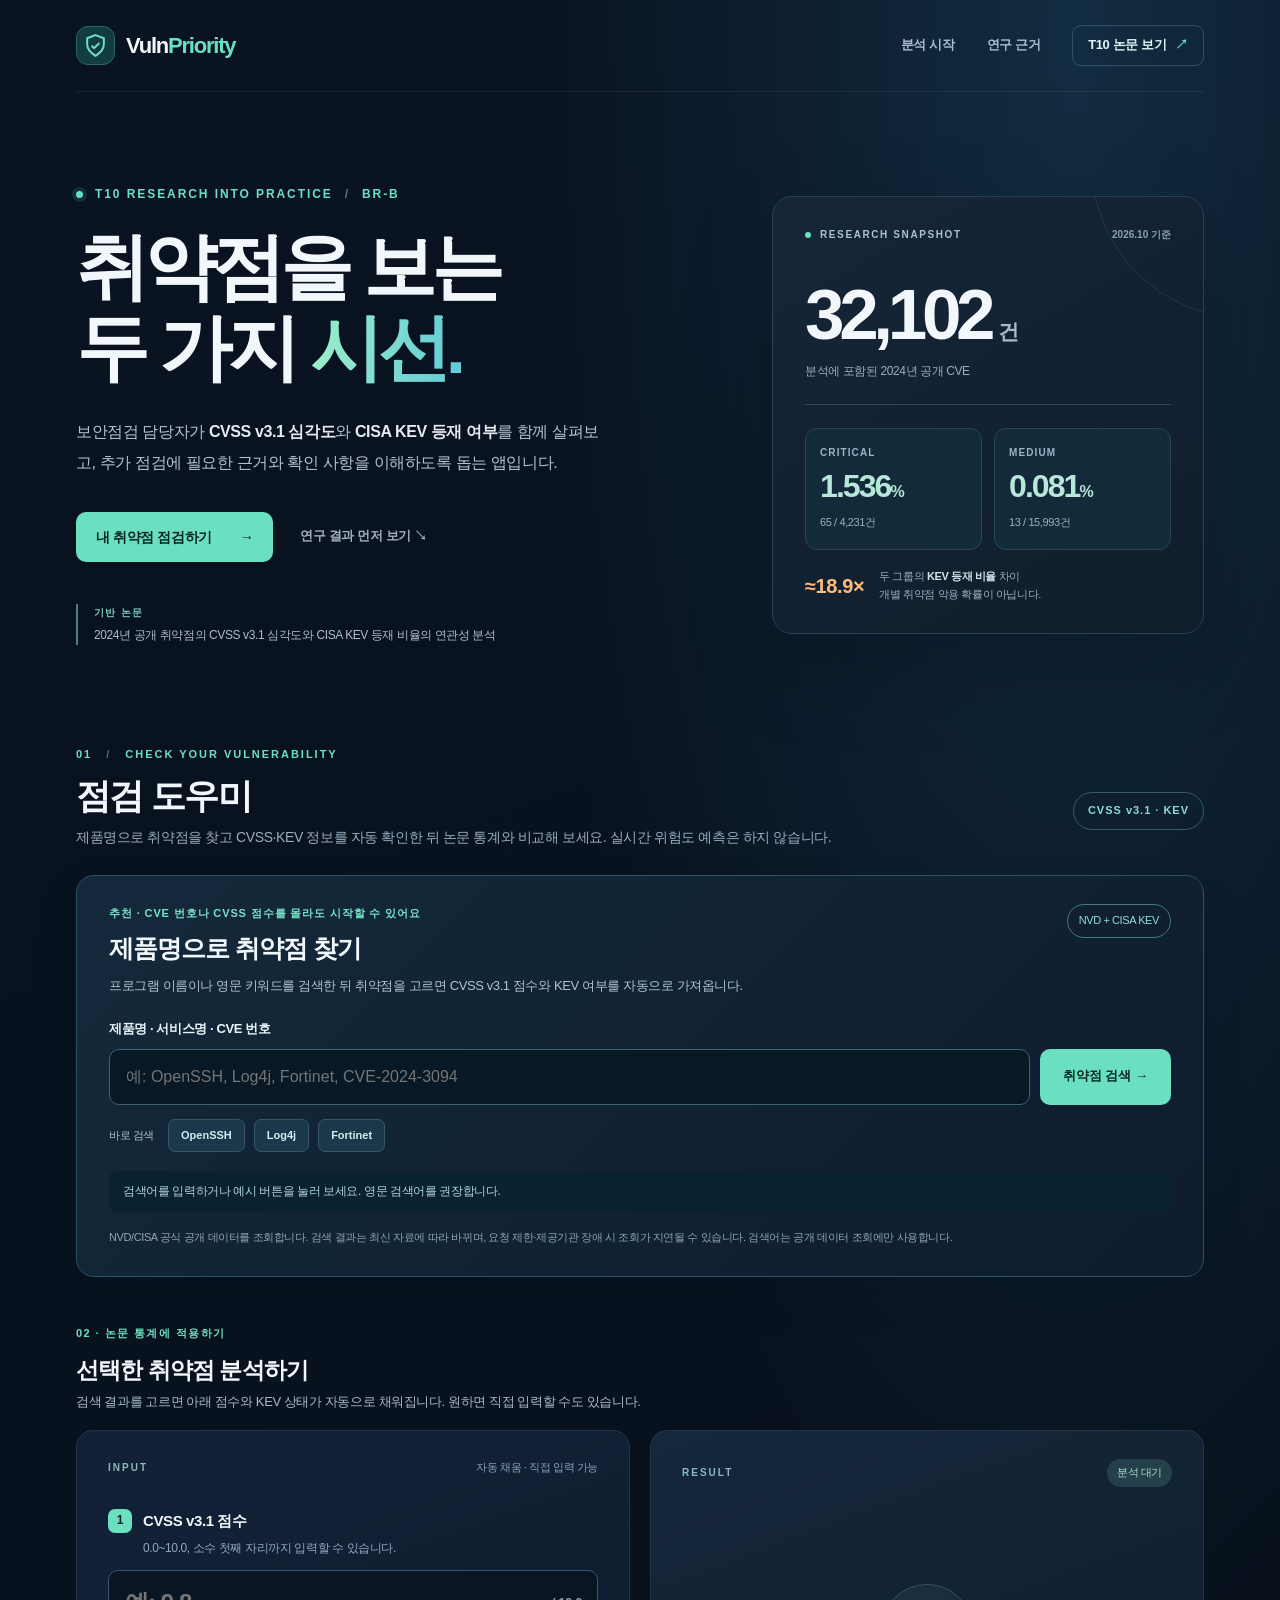
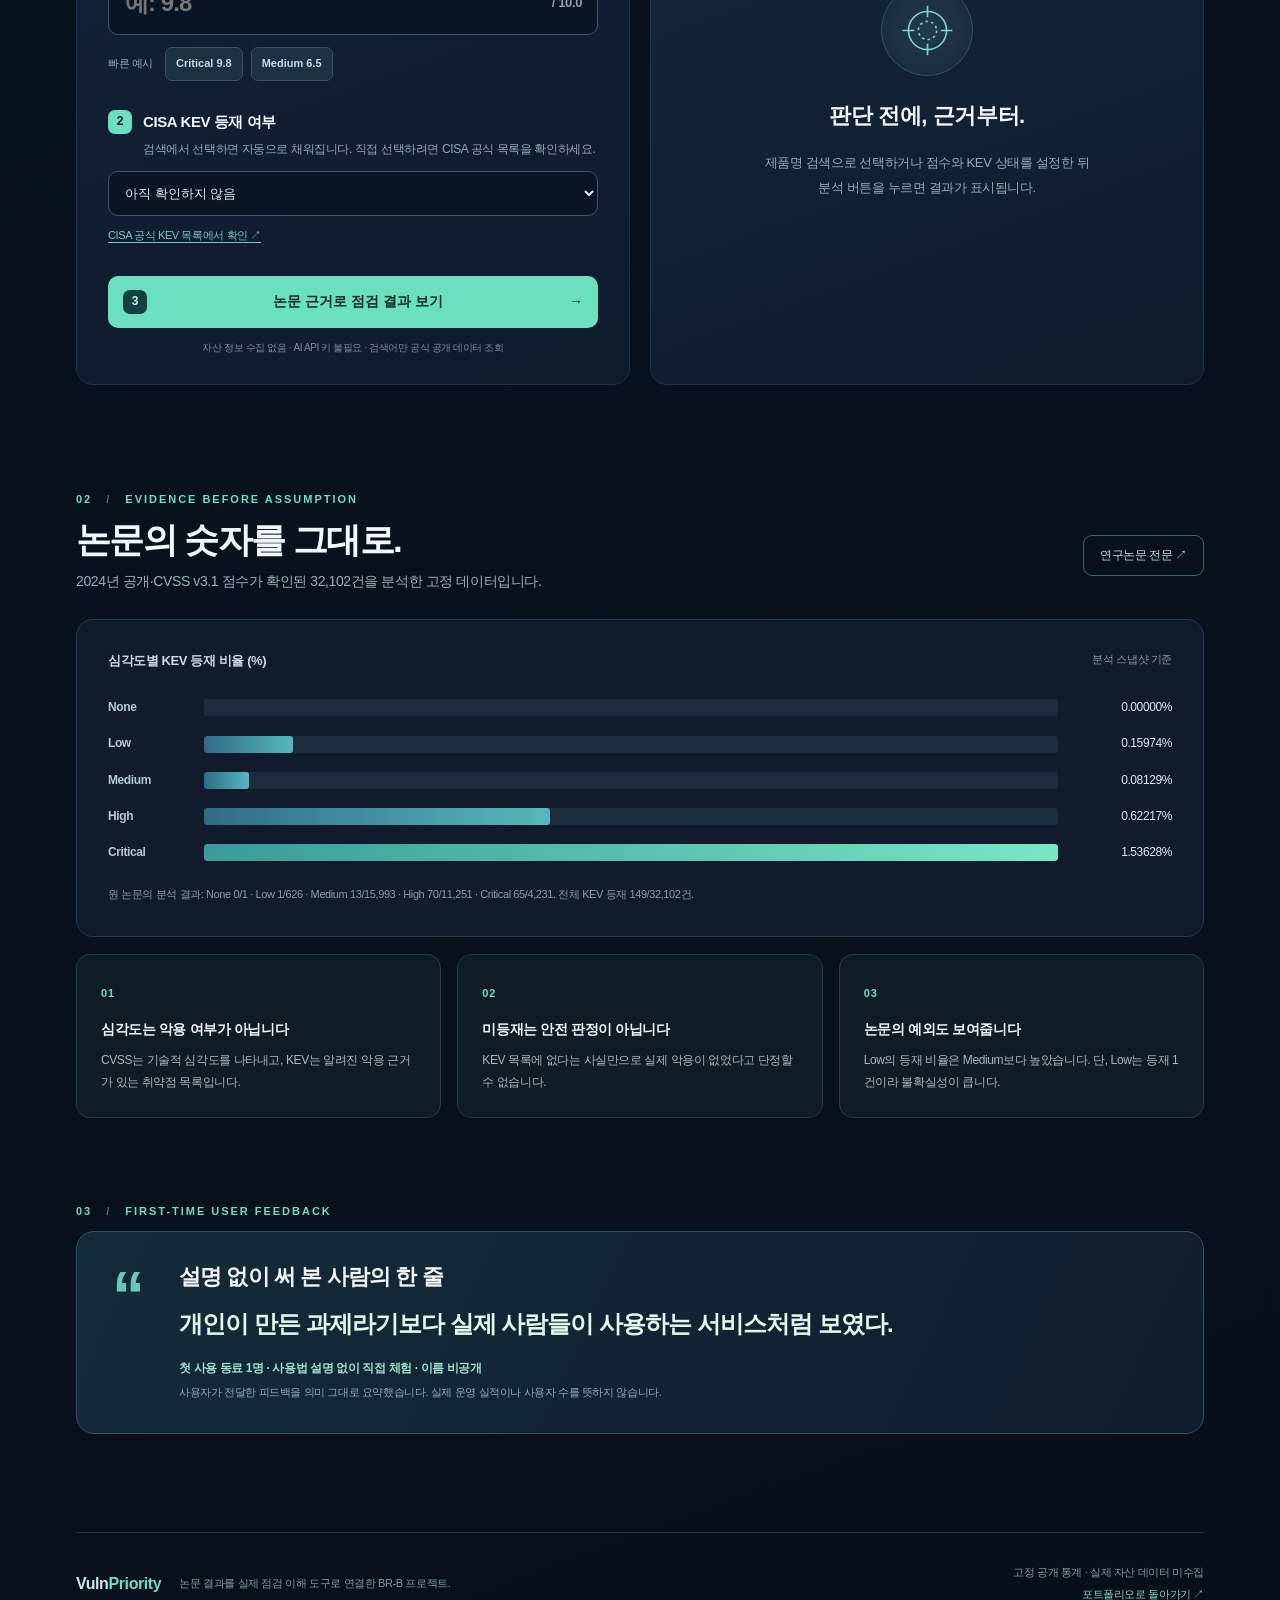
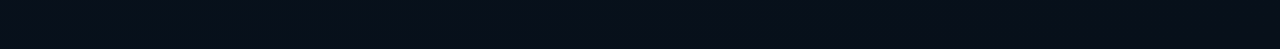
<file: index.html>
<!doctype html>
<html lang="ko">
<head>
  <meta charset="UTF-8">
  <meta name="viewport" content="width=device-width,initial-scale=1">
  <meta name="color-scheme" content="dark">
  <meta name="description" content="T10 연구 결과를 바탕으로 CVSS v3.1 등급과 CISA KEV 등재 여부를 함께 이해하는 취약점 점검 도우미">
  <title>VulnPriority — 취약점 점검 의사결정 도우미</title>
  <link rel="stylesheet" href="./styles.css">
  <script src="./core.js" defer></script>
  <script src="./app.js" defer></script>
  <script src="./search-ui.js" defer></script>
</head>
<body>
  <div class="shell">
    <header class="topbar">
      <a class="brand" href="#top" aria-label="VulnPriority 맨 위로"><span class="brand-mark"><svg viewBox="0 0 24 24" fill="none" stroke="currentColor" stroke-width="1.9" aria-hidden="true"><path d="M12 2 20 5v6c0 5-3.5 8-8 11-4.5-3-8-6-8-11V5l8-3Z"/><path d="m8.3 12.2 2.4 2.4 5-5"/></svg></span><span>Vuln<span class="brand-accent">Priority</span></span></a>
      <nav class="top-nav" aria-label="상단 이동"><a href="#tool">분석 시작</a><a href="#method">연구 근거</a><a class="nav-paper" href="https://project-br-a.vercel.app/research.html" target="_blank" rel="noopener noreferrer">T10 논문 보기 <span aria-hidden="true">↗</span></a></nav>
    </header>
    <main id="top">
      <section class="hero" aria-labelledby="hero-title">
        <div class="hero-copy"><p class="eyebrow"><span class="tiny-dot"></span> T10 RESEARCH INTO PRACTICE <span class="eyebrow-slash">/</span> BR-B</p><h1 id="hero-title">취약점을 보는<br>두 가지 <span class="gradient-text">시선.</span></h1><p class="hero-sub">보안점검 담당자가 <strong>CVSS v3.1 심각도</strong>와 <strong>CISA KEV 등재 여부</strong>를 함께 살펴보고, 추가 점검에 필요한 근거와 확인 사항을 이해하도록 돕는 앱입니다.</p><div class="hero-actions"><a href="#tool" class="primary-link">내 취약점 점검하기 <span aria-hidden="true">→</span></a><a href="#method" class="quiet-link">연구 결과 먼저 보기 <span aria-hidden="true">↘</span></a></div><div class="research-name"><span class="research-label">기반 논문</span><span>2024년 공개 취약점의 CVSS v3.1 심각도와 CISA KEV 등재 비율의 연관성 분석</span></div></div>
        <div class="hero-stat" aria-label="2024년 공개 CVE 연구의 주요 결과"><div class="stats-heading"><span class="pin"></span> RESEARCH SNAPSHOT <span class="stats-date">2026.10 기준</span></div><div class="stats-big">32,102<span>건</span></div><p class="stats-desc">분석에 포함된 2024년 공개 CVE</p><div class="stats-divider"></div><div class="compare-grid"><div class="compare-card"><p>CRITICAL</p><strong>1.536<span>%</span></strong><small>65 / 4,231건</small></div><div class="compare-card"><p>MEDIUM</p><strong>0.081<span>%</span></strong><small>13 / 15,993건</small></div></div><div class="stat-foot"><span class="ratio-mark">≈18.9×</span><span>두 그룹의 <b>KEV 등재 비율</b> 차이<br>개별 취약점 악용 확률이 아닙니다.</span></div></div>
      </section>
      <section class="tool-section" id="tool" aria-labelledby="tool-title"><div class="section-kicker">01 <span>/</span> CHECK YOUR VULNERABILITY</div><div class="section-title-row"><div><h2 id="tool-title">점검 도우미</h2><p class="section-desc">제품명으로 취약점을 찾고 CVSS·KEV 정보를 자동 확인한 뒤 논문 통계와 비교해 보세요. 실시간 위험도 예측은 하지 않습니다.</p></div><div class="tool-pill">CVSS v3.1 · KEV</div></div>
        <section class="lookup-panel" aria-labelledby="lookup-title">
 <div class="lookup-heading"><div><p class="lookup-step">추천 · CVE 번호나 CVSS 점수를 몰라도 시작할 수 있어요</p><h3 id="lookup-title">제품명으로 취약점 찾기</h3><p>프로그램 이름이나 영문 키워드를 검색한 뒤 취약점을 고르면 CVSS v3.1 점수와 KEV 여부를 자동으로 가져옵니다.</p></div><span class="lookup-live">NVD + CISA KEV</span></div>
 <form id="lookup-form" class="lookup-form"><label for="lookup-query">제품명 · 서비스명 · CVE 번호</label><div class="lookup-input-row"><input id="lookup-query" type="search" placeholder="예: OpenSSH, Log4j, Fortinet, CVE-2024-3094" maxlength="80" autocomplete="off" required aria-describedby="lookup-feedback"><button id="lookup-submit" type="submit">취약점 검색 <span aria-hidden="true">→</span></button></div></form>
 <div class="lookup-examples"><span>바로 검색</span><button type="button" data-query="OpenSSH">OpenSSH</button><button type="button" data-query="Log4j">Log4j</button><button type="button" data-query="Fortinet">Fortinet</button></div>
 <p class="lookup-feedback" id="lookup-feedback" role="status" aria-live="polite">검색어를 입력하거나 예시 버튼을 눌러 보세요. 영문 검색어를 권장합니다.</p>
 <div id="lookup-results" class="lookup-results" aria-label="검색 결과" hidden></div>
 <p class="lookup-disclaimer">NVD/CISA 공식 공개 데이터를 조회합니다. 검색 결과는 최신 자료에 따라 바뀌며, 요청 제한·제공기관 장애 시 조회가 지연될 수 있습니다. 검색어는 공개 데이터 조회에만 사용합니다.</p>
 </section>
 <div class="manual-heading"><span>02 · 논문 통계에 적용하기</span><h3>선택한 취약점 분석하기</h3><p>검색 결과를 고르면 아래 점수와 KEV 상태가 자동으로 채워집니다. 원하면 직접 입력할 수도 있습니다.</p></div>
 <div id="selected-cve" class="selected-cve" hidden aria-live="polite"></div>
 <div class="workspace"><form id="check-form" class="input-panel" novalidate><div class="card-head"><span class="card-index">INPUT</span><span class="card-light">자동 채움 · 직접 입력 가능</span></div>
          <div class="field"><label for="cvss"><span class="step-num">1</span> CVSS v3.1 점수</label><p class="field-help">0.0~10.0, 소수 첫째 자리까지 입력할 수 있습니다.</p><div class="score-wrapper"><input id="cvss" name="cvss" type="text" inputmode="decimal" maxlength="5" autocomplete="off" value="" placeholder="예: 9.8" aria-describedby="score-error" required><span class="score-suffix">/ 10.0</span></div><p class="error-message" id="score-error" role="alert" aria-live="polite"></p><div class="quick-samples" aria-label="입력 예시"><span>빠른 예시</span><button class="sample" type="button" data-score="9.8">Critical 9.8</button><button class="sample" type="button" data-score="6.5">Medium 6.5</button></div></div>
          <div class="field field-two"><label for="kev"><span class="step-num">2</span> CISA KEV 등재 여부</label><p class="field-help">검색에서 선택하면 자동으로 채워집니다. 직접 선택하려면 CISA 공식 목록을 확인하세요.</p><select id="kev" name="kev"><option value="unknown">아직 확인하지 않음</option><option value="yes">공식 KEV 목록에서 등재 확인</option><option value="no">공식 KEV 목록에서 미등재 확인</option></select><a class="source-shortcut" href="https://www.cisa.gov/known-exploited-vulnerabilities-catalog" target="_blank" rel="noopener noreferrer">CISA 공식 KEV 목록에서 확인 <span aria-hidden="true">↗</span></a></div>
          <button type="submit" id="analyze" class="analyze-button"><span class="button-step">3</span><span>논문 근거로 점검 결과 보기</span><span aria-hidden="true">→</span></button><p class="privacy-note">자산 정보 수집 없음 · AI API 키 불필요 · 검색어만 공식 공개 데이터 조회</p>
          </form>
          <section class="result-panel" id="result" aria-label="점검 결과" aria-live="polite"><div class="card-head"><span class="card-index">RESULT</span><span id="result-status" class="result-chip">분석 대기</span></div><div id="result-empty" class="result-empty"><div class="empty-orbit"><svg viewBox="0 0 64 64" fill="none" stroke="currentColor" stroke-width="2" aria-hidden="true"><circle cx="32" cy="32" r="23"/><circle cx="32" cy="32" r="11" stroke-dasharray="3 4"/><path d="M32 2v14M32 48v14M2 32h14M48 32h14"/></svg></div><h3>판단 전에, 근거부터.</h3><p>제품명 검색으로 선택하거나 점수와 KEV 상태를 설정한 뒤<br>분석 버튼을 누르면 결과가 표시됩니다.</p></div><div id="result-content" hidden>
  <aside id="result-scope-banner" class="result-scope-banner" role="note" aria-label="현재 조회 정보와 논문 통계 비교 범위"><strong id="result-scope-heading">데이터 범위 안내</strong><p id="result-scope-message">현재 취약점 정보와 T10 논문 통계의 기준 시점을 구분합니다.</p></aside>
  <section class="source-panel current-source-panel" aria-labelledby="current-data-title">
    <div class="source-panel-heading"><span class="source-panel-index">01</span><h3 id="current-data-title">현재 조회된 취약점 정보</h3><span class="data-flag">NVD · CISA</span></div>
    <p class="source-panel-sub" id="current-data-origin">검색한 CVE의 공개 데이터를 표시합니다.</p>
    <p class="source-panel-main" id="current-cve-title">—</p>
    <p class="source-panel-detail" id="current-cve-detail">—</p>
    <p class="source-panel-detail" id="current-cve-date"></p>
  </section>
  <section class="source-panel paper-source-panel" aria-labelledby="paper-data-title">
    <div class="source-panel-heading"><span class="source-panel-index">02</span><h3 id="paper-data-title">T10 논문 참고 통계</h3><span class="data-flag paper-flag">2024년 고정 표본</span></div>
    <p class="source-panel-sub">2024년 공개 CVE 32,102건 · CISA KEV 2026-10-16 기준</p>
    <p class="result-overline">논문에서 관찰된 CVSS 심각도 구간</p>
    <div class="result-grade" id="result-grade">—</div><p class="result-range" id="result-range"></p>
    <div class="result-percentage"><span class="label">2024년 연구 표본의 KEV 등재 비율</span><div class="result-percent" id="result-percent"></div><span class="small" id="result-count"></span></div>
    <p class="paper-explain" id="paper-scope-explain">지금 검색한 CVE의 공개 연도와 관계없이 이 수치는 <b>2024년 연구 집단의 통계</b>입니다. 개별 CVE의 악용 확률이 아닙니다.</p>
  </section>
  <div class="result-advice"><h3 id="advice-title"></h3><p id="advice-text"></p></div><div class="result-steps"><p class="next-title">다음 점검에 참고하세요</p><ul id="next-steps"></ul></div><p class="result-caveat">※ 이 수치는 연구 표본의 <b>집단별 등재 비율</b>입니다. 입력한 취약점의 악용 확률이나 검증된 조치 우선순위가 아닙니다.</p></div></section></div>
      </section>
      <section class="research-section" id="method" aria-labelledby="method-title"><div class="section-kicker">02 <span>/</span> EVIDENCE BEFORE ASSUMPTION</div><div class="section-title-row"><div><h2 id="method-title">논문의 숫자를 그대로.</h2><p class="section-desc">2024년 공개·CVSS v3.1 점수가 확인된 32,102건을 분석한 고정 데이터입니다.</p></div><a class="outline-link" href="https://project-br-a.vercel.app/research.html" target="_blank" rel="noopener noreferrer">연구논문 전문 <span aria-hidden="true">↗</span></a></div>
      <div class="chart-card"><div class="chart-topline"><span>심각도별 KEV 등재 비율 (%)</span><span>분석 스냅샷 기준</span></div><div class="bar-chart" id="bar-chart" role="img" aria-label="심각도별 KEV 등재 비율: None 0%, Low 0.15974%, Medium 0.08129%, High 0.62217%, Critical 1.53628%"><div class="chart-row"><span class="bar-name">None</span><div class="bar-track"><div class="bar-fill" style="--length:0%"></div></div><span class="bar-value">0.00000%</span></div><div class="chart-row"><span class="bar-name">Low</span><div class="bar-track"><div class="bar-fill" style="--length:10.40%"></div></div><span class="bar-value">0.15974%</span></div><div class="chart-row"><span class="bar-name">Medium</span><div class="bar-track"><div class="bar-fill" style="--length:5.29%"></div></div><span class="bar-value">0.08129%</span></div><div class="chart-row"><span class="bar-name">High</span><div class="bar-track"><div class="bar-fill" style="--length:40.50%"></div></div><span class="bar-value">0.62217%</span></div><div class="chart-row"><span class="bar-name">Critical</span><div class="bar-track"><div class="bar-fill emphasize" style="--length:100%"></div></div><span class="bar-value">1.53628%</span></div></div><p class="chart-caption">원 논문의 분석 결과: None 0/1 · Low 1/626 · Medium 13/15,993 · High 70/11,251 · Critical 65/4,231. 전체 KEV 등재 149/32,102건.</p></div>
      <div class="insights"><div class="insight"><span class="insight-icon" aria-hidden="true">01</span><h3>심각도는 악용 여부가 아닙니다</h3><p>CVSS는 기술적 심각도를 나타내고, KEV는 알려진 악용 근거가 있는 취약점 목록입니다.</p></div><div class="insight"><span class="insight-icon" aria-hidden="true">02</span><h3>미등재는 안전 판정이 아닙니다</h3><p>KEV 목록에 없다는 사실만으로 실제 악용이 없었다고 단정할 수 없습니다.</p></div><div class="insight"><span class="insight-icon" aria-hidden="true">03</span><h3>논문의 예외도 보여줍니다</h3><p>Low의 등재 비율은 Medium보다 높았습니다. 단, Low는 등재 1건이라 불확실성이 큽니다.</p></div></div>
      </section>
      <section class="peer-section" id="peer-feedback" aria-labelledby="peer-title">
        <div class="section-kicker">03 <span>/</span> FIRST-TIME USER FEEDBACK</div>
        <div class="peer-panel">
          <div class="peer-icon" aria-hidden="true">“</div>
          <div class="peer-copy">
            <h2 id="peer-title">설명 없이 써 본 사람의 한 줄</h2>
            <blockquote>개인이 만든 과제라기보다 실제 사람들이 사용하는 서비스처럼 보였다.</blockquote>
            <p class="peer-meta">첫 사용 동료 1명 · 사용법 설명 없이 직접 체험 · 이름 비공개</p>
            <p class="peer-note">사용자가 전달한 피드백을 의미 그대로 요약했습니다. 실제 운영 실적이나 사용자 수를 뜻하지 않습니다.</p>
          </div>
        </div>
      </section>
    </main>
    <footer><div class="footer-brand">Vuln<span>Priority</span></div><p>논문 결과를 실제 점검 이해 도구로 연결한 BR-B 프로젝트.</p><div class="footer-right"><span>고정 공개 통계 · 실제 자산 데이터 미수집</span><a href="https://project-br-a.vercel.app/" target="_blank" rel="noopener noreferrer">포트폴리오로 돌아가기 ↗</a></div></footer>
  </div>
</body>
</html>
</file>
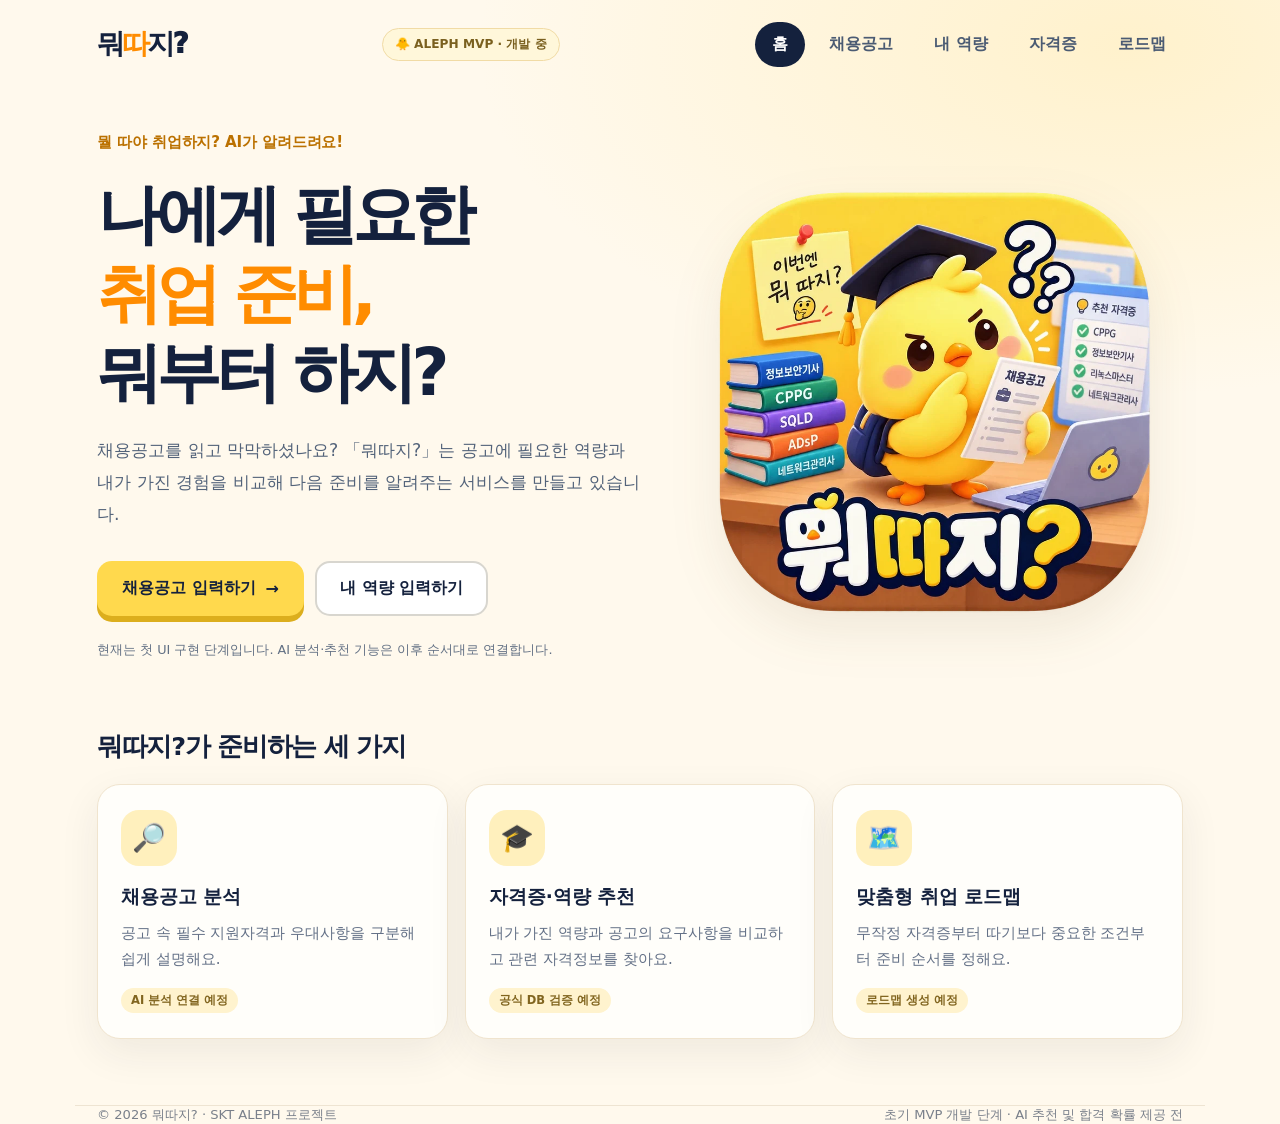
<file: muttaji/index.html>
<!doctype html>
<html lang="ko">
<head>
  <meta charset="utf-8">
  <meta name="viewport" content="width=device-width, initial-scale=1">
  <meta name="theme-color" content="#fff7df">
  <meta name="description" content="뭐따지? AI가 알려주는 나만의 취업 준비 가이드. 채용공고 분석, 역량 비교, 자격증 추천과 취업 준비 로드맵을 준비하고 있습니다.">
  <title>뭐따지? | AI가 알려주는 취업 준비 가이드</title>
  <style>
    :root { --navy:#14213d; --navy2:#233957; --yellow:#ffd94d; --yellow2:#ffcf39; --orange:#ff8c00; --green:#4caf50; --cream:#fff7e5; --paper:#fffefa; --muted:#627084; --line:#ecdfc9; --shadow:0 14px 40px rgba(34,35,49,.075); color:var(--navy); font-family:system-ui,-apple-system,"Noto Sans KR","Apple SD Gothic Neo",sans-serif; }
    *{box-sizing:border-box} body{margin:0;background:radial-gradient(ellipse 65% 40% at 88% 4%,#ffe79f6b,transparent 78%),#fff9ed;min-height:100vh}button,input,textarea,select{font:inherit}
    button{cursor:pointer}a{color:inherit}.wrap{max-width:1130px;margin:auto;padding:0 22px}.top{height:88px;display:flex;align-items:center;gap:30px;justify-content:space-between}
    .brand{font-size:1.75rem;letter-spacing:-.1em;font-weight:1000;white-space:nowrap;line-height:1}.brand .warm{color:var(--orange)}
    .topnav{display:flex;gap:7px;align-items:center}.nav{border:0;background:transparent;border-radius:100px;padding:12px 17px;color:#4b5b73;font-weight:750;white-space:nowrap}.nav:hover,.nav:focus-visible{background:#fff3cf}.nav[aria-current="page"]{background:var(--navy);color:#fff}
    .status{border:1px solid #f1dba5;background:#fff7da;padding:7px 12px;border-radius:999px;color:#7a601f;font-size:.76rem;font-weight:800;white-space:nowrap}
    main{min-height:66vh}.panel[hidden]{display:none!important}.hero{display:grid;grid-template-columns:1.05fr .95fr;align-items:center;gap:48px;padding:44px 0 52px}
    .eyebrow{font-size:.95rem;font-weight:850;color:#bb7100;letter-spacing:-.01em}.hero h1{font-size:clamp(2.65rem,5.1vw,4.9rem);letter-spacing:-.085em;line-height:1.21;margin:22px 0}
    .hero h1 strong{color:var(--orange)}.hero .desc{font-size:1.09rem;line-height:1.85;color:#53637a;max-width:545px;margin:0 0 30px}
    .actions{display:flex;gap:11px;flex-wrap:wrap}.primary,.secondary,.outline{display:inline-flex;align-items:center;justify-content:center;border-radius:15px;font-weight:850;padding:15px 23px;border:2px solid transparent;gap:10px;min-height:52px}
    .primary{background:var(--yellow);color:var(--navy);box-shadow:0 6px 0 #dcae1d}.primary:hover{background:#ffcc2a;transform:translateY(1px);box-shadow:0 5px 0 #dcae1d}.secondary{background:var(--navy);color:white}.secondary:hover{background:#283f61}
    .outline{border-color:#d8d6cf;background:white;color:var(--navy)}.outline:hover{border-color:var(--orange)}button:focus-visible,input:focus-visible,textarea:focus-visible{outline:3px solid var(--orange);outline-offset:2px}
    .hero-art{justify-self:center;position:relative;width:min(100%,460px);display:flex;align-items:center;justify-content:center;min-height:470px}
    .hero-art img{display:block;position:relative;width:100%;height:auto;object-fit:contain;filter:drop-shadow(0 20px 25px rgba(89,66,19,.09));border-radius:0}
    .chick-fallback{display:none;position:relative;border-radius:36px;background:linear-gradient(160deg,#ffe789,#ffca2c);height:400px;align-items:center;justify-content:center;flex-direction:column;font-size:8rem}.chick-fallback b{font-size:2.4rem}
    .feature-title{margin:4px 0 20px;font-size:1.6rem;letter-spacing:-.05em}.cards{display:grid;grid-template-columns:repeat(3,minmax(0,1fr));gap:17px;margin-bottom:66px}
    .card{background:var(--paper);border:1px solid #f0e4ce;border-radius:23px;padding:25px 23px;box-shadow:var(--shadow)}
    .feature-icon{width:56px;height:56px;border-radius:18px;display:grid;place-items:center;background:#fff0bd;font-size:1.7rem;margin-bottom:18px}
    .card h3{margin:0 0 11px;font-size:1.16rem}.card p{margin:0;color:#647187;line-height:1.7;font-size:.94rem}
    .cert-tools{display:grid;grid-template-columns:minmax(0,1fr) minmax(170px,210px);gap:12px;margin-top:23px}
    .cert-grid{display:grid;grid-template-columns:repeat(2,minmax(0,1fr));gap:15px;margin:19px 0 0}
    .cert-card{border:1px solid #eadfcf;border-radius:17px;padding:20px;background:#fffefb;min-width:0}
    .cert-card h3{font-size:1.03rem;letter-spacing:-.025em;margin:0 0 12px;overflow-wrap:anywhere}
    .cert-meta{display:flex;gap:7px;flex-wrap:wrap;margin-bottom:12px}
    .cert-meta span{font-size:.73rem;border-radius:99px;padding:5px 9px;background:#fff4d9;color:#715824;font-weight:700}
    .cert-card p{line-height:1.65;font-size:.87rem;color:#5d6b7d;margin:8px 0}
    .cert-skills{display:flex;gap:6px;flex-wrap:wrap;margin:12px 0}
    .cert-skills span{font-size:.73rem;padding:5px 9px;background:#f1f5f9;color:#3e5879;border-radius:8px}
    .cert-link{display:inline-block;font-size:.83rem;font-weight:750;text-underline-offset:4px;color:#1c5276;margin-top:5px}
    .cert-count{color:#53637a;margin-top:17px;font-size:.88rem;font-weight:700}
    .cert-empty{border:1px dashed #d8cba9;border-radius:15px;padding:25px;color:#697381;grid-column:1/-1;line-height:1.7}
    .step-num{font-size:.72rem;font-weight:850;background:#fff3ce;color:#81651f;border-radius:999px;padding:5px 10px;display:inline-block;margin-top:16px}
    .section-top{display:flex;align-items:center;gap:20px;justify-content:space-between;flex-wrap:wrap;margin:36px 0 24px}
    .heading-kicker{font-weight:900;color:#bb7100;font-size:.8rem;letter-spacing:.03em}.page-title{font-size:clamp(1.8rem,3.4vw,2.65rem);letter-spacing:-.07em;line-height:1.2;margin:8px 0 0}.page-intro{color:var(--muted);line-height:1.8;margin:11px 0 0}
    .sheet{background:white;border:1px solid #eee2ce;border-radius:24px;padding:30px;box-shadow:var(--shadow);margin-bottom:28px}.sheet + .sheet{margin-top:18px}
    .pill{display:inline-block;padding:7px 12px;border-radius:20px;background:#fff4d6;color:#956b13;font-size:.78rem;font-weight:800}
    .group{margin:19px 0}.label{font-weight:850;display:block;margin-bottom:10px;font-size:.93rem}.subtext{display:block;color:var(--muted);font-size:.8rem;margin-top:8px;line-height:1.6}
    textarea,input[type=text],select{width:100%;border:1px solid #dfe4ea;border-radius:13px;padding:14px 15px;outline:none;background:#fcfdff;color:#14213d}
    textarea{min-height:170px;line-height:1.7;resize:vertical}.profile-area textarea{min-height:102px}
    .upload{border:2px dashed #e7d2a3;border-radius:18px;background:#fffaf0;padding:20px;display:flex;align-items:center;gap:16px;flex-wrap:wrap}
    .upload input{max-width:100%;font-size:.84rem}.upload-copy{font-size:.88rem;color:#516078;line-height:1.6}
    .preview{display:none;max-width:min(290px,100%);max-height:250px;object-fit:contain;border-radius:12px;margin-top:12px}
    .message{display:none;border-radius:13px;background:#eff8f0;color:#246039;border:1px solid #cae7ce;padding:15px 17px;margin-top:20px;font-size:.9rem;line-height:1.6;white-space:pre-wrap}
    .message.warn{background:#fff7e7;color:#8b5e14;border-color:#f3dea6}.info{background:#fff9e9;border:1px solid #f0ddb4;padding:17px;border-radius:15px;color:#79603b;line-height:1.75;font-size:.89rem}
    .split{display:grid;grid-template-columns:1.15fr .85fr;gap:23px;align-items:start}.notes{display:grid;gap:14px}
    .note{background:#f7f9fc;border:1px solid #e9edf4;border-radius:17px;padding:17px}.note b{display:block;margin-bottom:7px}.note span{color:var(--muted);font-size:.86rem;line-height:1.65}
    .two-col{display:grid;grid-template-columns:1fr 1fr;gap:17px}
    .timeline{display:grid;grid-template-columns:repeat(4,minmax(0,1fr));gap:13px;margin:24px 0}.mile{position:relative;border:1px solid #eee1ca;border-radius:16px;padding:20px 16px;background:#fff}.mile b{display:block;font-size:.94rem;margin:12px 0 6px}.mile small{color:#5e6d81;line-height:1.6;display:block}.mile i{display:inline-block;font-style:normal;background:#fff0c1;padding:5px 8px;border-radius:10px;font-size:.73rem;font-weight:800}
    footer{padding:34px 0;margin-top:30px;border-top:1px solid #eee4d2;color:#7a808b;font-size:.82rem;display:flex;gap:16px;justify-content:space-between;flex-wrap:wrap}
    .sr{position:absolute;width:1px;height:1px;overflow:hidden;clip:rect(0,0,0,0)}
    @media(max-width:850px){.top{height:auto;min-height:80px;flex-wrap:wrap;padding-top:17px;padding-bottom:16px;gap:16px}.topnav{order:3;width:100%;justify-content:space-between;overflow-x:auto}.nav{font-size:.85rem;padding:10px 12px}.hero{grid-template-columns:1fr;padding:35px 0 40px;gap:30px}.hero-art{width:min(90%,400px);min-height:0}.cards,.timeline{grid-template-columns:repeat(2,minmax(0,1fr))}.split{grid-template-columns:1fr}}
    @media(max-width:530px){.cert-tools,.cert-grid{grid-template-columns:1fr}.wrap{padding:0 16px}.hero h1{font-size:2.7rem}.hero-art{width:min(96%,370px)}.cards,.timeline,.two-col{grid-template-columns:1fr}.sheet{padding:20px}.status{font-size:.7rem}.card{padding:23px}.actions>*{width:100%}.topnav{gap:1px}.nav{padding:11px 8px}}
    @media(prefers-reduced-motion:reduce){*,*:before,*:after{scroll-behavior:auto!important;transition:none!important}}
  </style>
</head>
<body>
  <header class="top wrap">
    <a class="brand" href="#home" aria-label="뭐따지? 홈" style="text-decoration:none">뭐<span class="warm">따</span>지?</a>
    <span class="status">🐥 ALEPH MVP · 개발 중</span>
    <nav class="topnav" aria-label="주 메뉴">
      <button type="button" class="nav" data-go="home" aria-current="page">홈</button>
      <button type="button" class="nav" data-go="analyze">채용공고</button>
      <button type="button" class="nav" data-go="profile">내 역량</button>
      <button type="button" class="nav" data-go="certifications">자격증</button>
      <button type="button" class="nav" data-go="roadmap">로드맵</button>
    </nav>
  </header>
  <main class="wrap">
    <section id="home" class="panel" aria-labelledby="home-title">
      <div class="hero">
        <div>
          <div class="eyebrow">뭘 따야 취업하지? AI가 알려드려요!</div>
          <h1 id="home-title">나에게 필요한<br><strong>취업 준비,</strong><br>뭐부터 하지?</h1>
          <p class="desc">채용공고를 읽고 막막하셨나요? 「뭐따지?」는 공고에 필요한 역량과 내가 가진 경험을 비교해 다음 준비를 알려주는 서비스를 만들고 있습니다.</p>
          <div class="actions">
            <button type="button" class="primary" data-go="analyze">채용공고 입력하기 <span aria-hidden="true">→</span></button>
            <button type="button" class="outline" data-go="profile">내 역량 입력하기</button>
          </div>
          <p class="subtext" style="margin-top:24px">현재는 첫 UI 구현 단계입니다. AI 분석·추천 기능은 이후 순서대로 연결합니다.</p>
        </div>
        <div class="hero-art">
          <img src="./assets/muttaji-poster.webp" alt="기존 뭐따지? 병아리가 채용공고와 자격증을 고민하는 브랜드 포스터" width="850" height="789" onerror="this.style.display='none';document.getElementById('art-fallback').style.display='flex'">
          <div id="art-fallback" class="chick-fallback" aria-hidden="true">🐥<b>뭐따지?</b></div>
        </div>
      </div>
      <h2 class="feature-title">뭐따지?가 준비하는 세 가지</h2>
      <div class="cards">
        <article class="card"><div class="feature-icon" aria-hidden="true">🔎</div><h3>채용공고 분석</h3><p>공고 속 필수 지원자격과 우대사항을 구분해 쉽게 설명해요.</p><span class="step-num">AI 분석 연결 예정</span></article>
        <article class="card"><div class="feature-icon" aria-hidden="true">🎓</div><h3>자격증·역량 추천</h3><p>내가 가진 역량과 공고의 요구사항을 비교하고 관련 자격정보를 찾아요.</p><span class="step-num">공식 DB 검증 예정</span></article>
        <article class="card"><div class="feature-icon" aria-hidden="true">🗺️</div><h3>맞춤형 취업 로드맵</h3><p>무작정 자격증부터 따기보다 중요한 조건부터 준비 순서를 정해요.</p><span class="step-num">로드맵 생성 예정</span></article>
      </div>
    </section>
    <section id="analyze" class="panel" hidden aria-labelledby="analyze-title">
      <div class="section-top"><div><span class="heading-kicker">01 · 채용공고 입력</span><h1 class="page-title" id="analyze-title">어떤 공고가 궁금하세요?</h1><p class="page-intro">채용공고 내용을 붙여넣거나 캡처 이미지를 선택해 주세요.</p></div><span class="pill">입력 UI 구현 · AI 미연결</span></div>
      <div class="split">
        <form id="job-form" class="sheet">
          <div class="group"><label class="label" for="job-text">공고 텍스트 붙여넣기</label><textarea id="job-text" placeholder="담당업무, 필수 자격요건, 우대사항 등이 포함된 채용공고 내용을 붙여넣어 주세요."></textarea><small class="subtext" id="char-count">0자 입력됨</small></div>
          <div class="group"><label class="label" for="job-file">또는 채용공고 이미지 업로드</label><div class="upload"><input type="file" id="job-file" accept="image/png,image/jpeg,image/webp"><span class="upload-copy">PNG · JPG · WEBP 파일 1개<br>선택한 이미지는 현재 브라우저에서만 미리 봅니다.</span></div><img id="job-preview" class="preview" alt="선택한 채용공고 이미지 미리보기"></div>
          <button class="primary" type="submit">입력 내용 확인 <span aria-hidden="true">→</span></button><div id="job-message" class="message" role="status" aria-live="polite"></div>
        </form>
        <aside class="notes"><div class="info"><b>📌 개발 안내</b><br>현재 이 버튼은 입력 여부만 확인합니다. AI 분석이나 이미지 문자 인식 결과를 생성하지 않습니다. 외부 API로 내용을 보내지 않습니다.</div><div class="note"><b>필수조건과 우대사항 구분</b><span>이후 AI 분석 단계에서 각 항목의 근거 문장과 함께 제시할 예정입니다.</span></div><div class="note"><b>채용공고 URL은 받지 않아요</b><span>초기 MVP에서는 텍스트와 이미지 입력에 집중합니다.</span></div></aside>
      </div>
    </section>
    <section id="profile" class="panel profile-area" hidden aria-labelledby="profile-title">
      <div class="section-top"><div><span class="heading-kicker">02 · 나의 역량</span><h1 class="page-title" id="profile-title">지금 가진 경험부터 적어볼까요?</h1><p class="page-intro">확인할 수 있는 사실만 적어주세요. 없는 자격증이나 경력을 임의로 채우지 않습니다.</p></div><span class="pill">입력 UI 구현 · DB 미연결</span></div>
      <form id="profile-form" class="sheet">
        <div class="two-col">
          <div class="group"><label class="label" for="goal-job">목표 직무</label><input id="goal-job" type="text" placeholder="예: 정보보안 컨설팅"></div>
          <div class="group"><label class="label" for="education">학력·전공</label><input id="education" type="text" placeholder="예: 기관공학 학사"></div>
        </div>
        <div class="group"><label class="label" for="experience">경력 및 프로젝트 경험</label><textarea id="experience" placeholder="직접 수행한 업무·프로젝트만 입력해 주세요."></textarea></div>
        <div class="two-col">
          <div class="group"><label class="label" for="certs">보유 자격증</label><textarea id="certs" placeholder="취득한 자격증만 입력해 주세요."></textarea></div>
          <div class="group"><label class="label" for="skills">기술 및 지식</label><textarea id="skills" placeholder="예: 네트워크 설정, 로그 분석 등 확인된 역량"></textarea></div>
        </div>
        <button type="submit" class="primary">입력 내용 확인 <span aria-hidden="true">→</span></button>
        <small class="subtext">현재는 서버 저장 기능이 없습니다. 입력 내용은 이 페이지에서만 유지되며 새로고침하면 사라집니다.</small>
        <div id="profile-message" class="message" role="status" aria-live="polite"></div>
      </form>
    </section>

    <section id="certifications" class="panel" hidden aria-labelledby="certifications-title">
      <div class="section-top">
        <div><span class="heading-kicker">03 · 자격증 DB</span>
        <h1 class="page-title" id="certifications-title">자격증을 찾아볼까요?</h1>
        <p class="page-intro">작성해 주신 IT·정보보안 분야 자격증 23개를 이름·분야·관련 역량으로 검색합니다.</p></div>
        <span class="pill">사용자 제공 자료 · 공식 검증 전</span>
      </div>
      <div class="sheet">
        <div class="info"><b>🔎 검색 기능은 동작하지만, 아직 AI 자격증 추천은 아닙니다.</b><br>목록의 자격 구분·시행기관·응시자격 등은 사용자 엑셀에 입력된 <strong>검증 전 정보</strong>입니다. 최신 공식 자료 확인 후 확정되며, 자격증 보유 여부만으로 채용 요건을 충족한다고 판단하지 않습니다.</div>
        <div class="cert-tools">
          <div><label class="label" for="cert-search">자격증명 또는 관련 역량 검색</label><input id="cert-search" type="text" autocomplete="off" placeholder="예: CPPG, Linux, 개인정보보호, 네트워크"></div>
          <div><label class="label" for="cert-field">관련 분야 선택</label><select id="cert-field"><option value="">전체 분야</option></select></div>
        </div>
        <div class="cert-count" id="cert-count" role="status" aria-live="polite">자격증 목록을 불러오는 중입니다.</div>
        <div class="cert-grid" id="cert-results" aria-label="자격증 검색 결과"></div>
      </div>
    </section>
    <section id="roadmap" class="panel" hidden aria-labelledby="roadmap-title">
      <div class="section-top"><div><span class="heading-kicker">03 · 취업 준비 로드맵</span><h1 class="page-title" id="roadmap-title">막막한 준비를 차근차근</h1><p class="page-intro">준비 순서는 채용공고의 필수조건과 실제 보유역량을 확인한 뒤 정해집니다.</p></div><span class="pill">로드맵 생성 기능 개발 예정</span></div>
      <div class="sheet"><div class="info"><b>아직 개인별 추천 결과는 없습니다.</b><br>아래 흐름은 서비스 설계도이며, 현재 사용자의 준비 상태를 평가한 결과가 아닙니다.</div>
        <div class="timeline">
          <div class="mile"><i>STEP 1</i><b>필수조건 확인</b><small>공고의 필수 자격·경력·기술 조건을 먼저 살펴봐요.</small></div>
          <div class="mile"><i>STEP 2</i><b>부족한 역량 정리</b><small>보유역량과 비교해 확인이 필요한 부분을 표시해요.</small></div>
          <div class="mile"><i>STEP 3</i><b>학습·경험 보완</b><small>자격증뿐 아니라 프로젝트와 실무 연습을 제안해요.</small></div>
          <div class="mile"><i>STEP 4</i><b>지원 준비</b><small>경험을 포트폴리오와 지원 자료로 연결해요.</small></div>
        </div><button type="button" class="secondary" data-go="analyze">채용공고 먼저 입력하기 <span aria-hidden="true">→</span></button>
      </div>
    </section>
  </main>
  <footer class="wrap"><div>© 2026 뭐따지? · SKT ALEPH 프로젝트</div><div>초기 MVP 개발 단계 · AI 추천 및 합격 확률 제공 전</div></footer>
  <script>
    (function () {
      "use strict";
      var pages=["home","analyze","profile","certifications","roadmap"];
      var nodes=document.querySelectorAll("[data-go]");
      function show(page) {
        if(pages.indexOf(page)===-1) page="home";
        pages.forEach(function(id){document.getElementById(id).hidden=id!==page;});
        nodes.forEach(function(b){if(b.classList.contains("nav")){if(b.dataset.go===page)b.setAttribute("aria-current","page");else b.removeAttribute("aria-current");}});
        document.title=(page==="home"?"뭐따지?":({analyze:"채용공고 입력",profile:"내 역량",certifications:"자격증 찾기",roadmap:"준비 로드맵"}[page])+" | 뭐따지?");
        window.scrollTo({top:0,behavior:"instant"});
      }
      function route(){show(location.hash.replace("#",""))}
      nodes.forEach(function(btn){btn.addEventListener("click",function(){location.hash=btn.dataset.go;route();})});
      window.addEventListener("hashchange",route);route();
      var jobText=document.getElementById("job-text"),jobFile=document.getElementById("job-file"),preview=document.getElementById("job-preview"),count=document.getElementById("char-count"),url=null;
      jobText.addEventListener("input",function(){count.textContent=jobText.value.length+"자 입력됨"});
      jobFile.addEventListener("change",function(){
        if(url)URL.revokeObjectURL(url);url=null;preview.style.display="none";preview.removeAttribute("src");
        var f=jobFile.files&&jobFile.files[0];if(!f)return;
        if(!["image/png","image/jpeg","image/webp"].includes(f.type)){alert("PNG, JPG 또는 WEBP 이미지만 선택해 주세요.");jobFile.value="";return;}
        if(f.size>8*1024*1024){alert("이미지는 8MB 이하로 선택해 주세요.");jobFile.value="";return;}
        url=URL.createObjectURL(f);preview.src=url;preview.style.display="block";
      });
      function message(id,text,warning){var box=document.getElementById(id);box.style.display="block";box.classList.toggle("warn",!!warning);box.textContent=text}
      document.getElementById("job-form").addEventListener("submit",function(e){e.preventDefault();
        var length=jobText.value.trim().length,hasImage=!!(jobFile.files&&jobFile.files.length);
        if(!length&&!hasImage){message("job-message","채용공고 텍스트를 입력하거나 이미지를 선택해 주세요.",true);return;}
        message("job-message","입력 확인: "+(length?("텍스트 "+length+"자"):"")+(hasImage?(length?" · ":"")+"이미지 1개":"")+"\n현재는 입력 UI까지 구현되어 있으며 AI 분석은 다음 개발 단계에서 연결됩니다.",false);
      });
      document.getElementById("profile-form").addEventListener("submit",function(e){e.preventDefault();
        var ids=["goal-job","education","experience","certs","skills"];
        var filled=ids.filter(function(id){return !!document.getElementById(id).value.trim()}).length;
        if(!filled){message("profile-message","최소한 한 항목을 입력해 주세요.",true);return;}
        message("profile-message","입력한 5개 항목 중 "+filled+"개 항목을 확인했습니다.\n현재는 저장·매칭 기능이 연결되지 않았습니다. 새로고침하면 입력 내용이 사라집니다.",false);
      });

      // Static, user-provided catalog only. No claim of official validation or job eligibility.
      var certSearch=document.getElementById("cert-search");
      var certField=document.getElementById("cert-field");
      var certResults=document.getElementById("cert-results");
      var certCount=document.getElementById("cert-count");
      var certifications=[];
      function normal(text){return String(text==null?"":text).normalize("NFKC").toLocaleLowerCase("ko-KR").trim();}
      function el(name,className,value){
        var node=document.createElement(name);if(className)node.className=className;
        if(value!=null)node.textContent=String(value);return node;
      }
      function renderCertifications(){
        var query=normal(certSearch.value);
        var field=certField.value;
        var matches=certifications.filter(function(item){
          if(field&&item.field!==field)return false;
          var parts=[item.name,item.aliases,item.field,item.skills,item.job_roles,item.description,item.organization];
          return !query||normal(parts.join(" ")).includes(query);
        });
        certResults.replaceChildren();
        certCount.textContent="전체 "+certifications.length+"개 중 "+matches.length+"개 표시 · 모두 공식 정보 확인 전";
        if(!matches.length){certResults.appendChild(el("div","cert-empty","검색 결과가 없습니다. 다른 키워드나 분야로 다시 찾아보세요."));return;}
        matches.forEach(function(item){
          var card=el("article","cert-card");
          card.appendChild(el("h3","",item.name));
          var meta=el("div","cert-meta");
          meta.appendChild(el("span","",item.field||"분야 미확인"));
          meta.appendChild(el("span","",item.type||"분류 미확인"));
          card.appendChild(meta);
          if(item.description)card.appendChild(el("p","",item.description));
          if(item.organization)card.appendChild(el("p","","입력된 시행·발급기관: "+item.organization));
          var skills=String(item.skills||"").split(";").map(function(x){return x.trim()}).filter(Boolean).slice(0,7);
          if(skills.length){var tags=el("div","cert-skills");skills.forEach(function(s){tags.appendChild(el("span","",s))});card.appendChild(tags)}
          if(/^https:\/\/[a-z0-9.-]+(?:\/|$)/i.test(String(item.official_url||""))){
            var a=el("a","cert-link","입력된 운영기관 웹사이트 ↗");
            a.href=item.official_url;a.target="_blank";a.rel="noopener noreferrer";card.appendChild(a);
          }
          card.appendChild(el("p","","※ 자격 분류·운영기관·관련 역량은 검증 전 사용자 입력값"));
          certResults.appendChild(card);
        });
      }
      certSearch.addEventListener("input",renderCertifications);
      certField.addEventListener("change",renderCertifications);
      fetch("./data/certifications.json").then(function(response){
        if(!response.ok)throw new Error("HTTP "+response.status);return response.json();
      }).then(function(data){
        if(!data||!Array.isArray(data.certifications)||data.certifications.length!==23||data.certifications.some(function(c){return !c.name||c.verification_status!=="needs_official_review"}))throw new Error("잘못된 DB 구조");
        certifications=data.certifications;
        Array.from(new Set(certifications.map(function(c){return c.field}).filter(Boolean))).sort(function(a,b){return a.localeCompare(b,"ko")}).forEach(function(field){var option=el("option","",field);option.value=field;certField.appendChild(option)});
        renderCertifications();
      }).catch(function(){
        certCount.textContent="자격증 DB를 불러올 수 없습니다.";
        certResults.replaceChildren(el("div","cert-empty","자격증 데이터를 불러오지 못했습니다. 페이지를 새로고침한 후 다시 시도해 주세요."));
      });
    })();
  </script>
</body>
</html>
</file>
<file: styles.css>
:root{color-scheme:dark;--bg:#08111d;--panel:#101c2c;--card:#131f30;--border:#243449;--text:#f2f7fc;--soft:#b6c5d5;--muted:#899bad;--mint:#6be0c1;--mint2:#4ab5cd;--orange:#ffba79}*{box-sizing:border-box}html{scroll-behavior:smooth}body{margin:0;background:radial-gradient(ellipse at 84% 1%,#122c41 0%,transparent 36%),linear-gradient(160deg,#091321 0%,#07101a 100%);color:var(--text);font-family:Inter,Pretendard,-apple-system,BlinkMacSystemFont,"Segoe UI",sans-serif;line-height:1.6;letter-spacing:-.025em}button,input,select{font:inherit}button,a{-webkit-tap-highlight-color:transparent}a{color:inherit;text-decoration:none}button{cursor:pointer}.shell{max-width:1192px;margin:auto;padding:0 32px}.topbar{height:92px;display:flex;align-items:center;justify-content:space-between;border-bottom:1px solid #ffffff12}.brand{display:flex;align-items:center;gap:11px;font-size:22px;font-weight:800;letter-spacing:-.055em}.brand-accent,.footer-brand span{color:var(--mint)}.brand-mark{display:grid;place-items:center;width:39px;height:39px;border-radius:12px;background:#113c42;color:var(--mint);border:1px solid #2d6664}.brand-mark svg{width:25px}.top-nav{display:flex;align-items:center;gap:32px;font-size:13px;font-weight:600;color:#a9bece}.top-nav a:hover,.quiet-link:hover,.source-shortcut:hover{color:var(--mint)}.nav-paper{border:1px solid #315266;border-radius:9px;padding:9px 15px;color:#ddf5f5}.nav-paper span{margin-left:6px;color:var(--mint)}.hero{padding:93px 0 101px;display:grid;grid-template-columns:1.22fr .85fr;gap:76px;align-items:center}.eyebrow{font-size:12px;font-weight:800;letter-spacing:.16em;color:var(--mint);display:flex;align-items:center;gap:12px;margin:0 0 23px}.tiny-dot{width:7px;height:7px;background:var(--mint);border-radius:50%;box-shadow:0 0 0 4px #6be0c122}.eyebrow-slash{color:#607487}.hero h1{font-size:clamp(45px,5.7vw,78px);line-height:1.11;letter-spacing:-.07em;font-weight:850;margin:0 0 27px}.gradient-text{background:linear-gradient(95deg,#9cefc9,#61cbd9);-webkit-background-clip:text;background-clip:text;color:transparent}.hero-sub{font-size:16px;line-height:1.95;color:#b4c2d1;max-width:530px;margin:0}.hero-sub strong{color:#e4ecf0;font-weight:650}.hero-actions{display:flex;align-items:center;gap:27px;margin-top:33px}.primary-link{display:inline-flex;align-items:center;justify-content:center;gap:28px;padding:14px 20px;border-radius:10px;background:var(--mint);color:#062623;font-size:14px;font-weight:800;transition:transform .2s,background .2s}.primary-link:hover{transform:translateY(-2px);background:#8cf4d6}.quiet-link{font-size:13px;color:#9cb0c2;font-weight:650}.research-name{border-left:2px solid #537d89;margin-top:42px;padding-left:16px;display:flex;flex-direction:column;gap:4px;max-width:520px;color:#adbfcc;font-size:12px;line-height:1.7}.research-label{font-size:10px;letter-spacing:.13em;color:#79cbbd;font-weight:800}.hero-stat{background:linear-gradient(150deg,#152638,#101d2c);border:1px solid #2a4055;border-radius:20px;padding:30px 32px;box-shadow:0 32px 90px #00000033;position:relative;overflow:hidden}.hero-stat:before{content:"";position:absolute;border:1px solid #64cdb022;width:310px;height:310px;border-radius:50%;right:-200px;top:-190px}.stats-heading{font-size:10px;color:#a8c5ce;letter-spacing:.16em;font-weight:800;display:flex;align-items:center;gap:9px}.pin{height:6px;width:6px;border-radius:100%;background:var(--mint)}.stats-date{font-size:10px;letter-spacing:0;color:#89a2b5;margin-left:auto}.stats-big{font-size:71px;letter-spacing:-.075em;line-height:1.1;font-weight:800;margin-top:33px}.stats-big span{font-size:21px;letter-spacing:0;color:#a7b9c7;margin-left:8px}.stats-desc{font-size:12px;color:#9aaec1;margin:8px 0 23px}.stats-divider{height:1px;background:#314557;margin-bottom:23px}.compare-grid{display:grid;grid-template-columns:1fr 1fr;gap:12px}.compare-card{border:1px solid #29465a;background:#132a3a;border-radius:12px;padding:16px 14px}.compare-card p{color:#9bb5c6;letter-spacing:.11em;font-size:10px;font-weight:800;margin:0 0 5px}.compare-card strong{display:block;font-size:32px;line-height:1.3;letter-spacing:-.06em;color:#b7e7d8}.compare-card strong span{font-size:16px;letter-spacing:0}.compare-card small{font-size:11px;color:#9ab1bf}.stat-foot{display:flex;align-items:center;gap:15px;margin-top:18px;font-size:11px;color:#9faebd;line-height:1.6}.stat-foot b{color:#d5e4eb}.ratio-mark{font-weight:800;color:var(--orange);font-size:20px;white-space:nowrap}.tool-section,.research-section{scroll-margin-top:20px}.section-kicker{font-size:11px;font-weight:800;letter-spacing:.18em;color:var(--mint);margin-bottom:10px}.section-kicker span{color:#536c7d;margin:0 9px}.section-title-row{display:flex;justify-content:space-between;align-items:center;gap:20px;margin-bottom:27px}.section-title-row h2{font-size:35px;line-height:1.25;letter-spacing:-.045em;margin:0 0 8px}.section-desc{color:#98aec2;font-size:14px;margin:0}.tool-pill{font-size:11px;font-weight:800;letter-spacing:.09em;color:#8bdccf;border:1px solid #305e63;border-radius:100px;padding:9px 14px;white-space:nowrap}.workspace{display:grid;grid-template-columns:1fr 1fr;gap:20px;align-items:stretch}.input-panel,.result-panel{min-height:533px;border-radius:17px;border:1px solid var(--border);background:linear-gradient(160deg,#132137,#0e1b2b);padding:28px 31px}.result-panel{background:linear-gradient(160deg,#15273b,#0e1b2b)}.card-head{display:flex;align-items:center;justify-content:space-between;margin-bottom:32px}.card-index{font-size:10px;color:#8ab9be;letter-spacing:.2em;font-weight:800}.card-light{font-size:11px;color:#87a5b6}.field{margin-bottom:29px}.field label{display:flex;align-items:center;gap:11px;font-size:15px;font-weight:750}.step-num,.button-step{width:24px;height:24px;border-radius:7px;display:inline-grid;place-items:center;color:#071a22;background:var(--mint);font-size:12px;font-weight:900;flex-shrink:0}.field-help{font-size:12px;color:#90a8ba;margin:6px 0 12px 35px}.score-wrapper{position:relative}.score-wrapper input{width:100%;outline:0;border:1px solid #3a5770;background:#091522;color:#fff;border-radius:10px;padding:13px 90px 13px 16px;font-size:24px;line-height:1.55;font-weight:800;letter-spacing:-.04em}.score-wrapper input:focus,.field select:focus{border-color:var(--mint);box-shadow:0 0 0 3px #6be0c122}.score-wrapper input[aria-invalid=true]{border-color:#ff8990}.score-suffix{position:absolute;right:16px;top:50%;transform:translateY(-50%);font-size:13px;color:#8e9eae;font-weight:650}.error-message{color:#ff9e9e;min-height:0;font-size:12px;margin:5px 0 0}.error-message:empty{display:none}.quick-samples{display:flex;align-items:center;gap:8px;flex-wrap:wrap;margin-top:12px}.quick-samples>span{font-size:11px;color:#93a8b9;margin-right:4px}.sample{background:#1c3144;border:1px solid #3c5265;color:#c7d7df;font-size:11px;font-weight:650;padding:7px 10px;border-radius:7px}.sample:hover{background:#294a55;color:var(--mint)}.field-two select{display:block;width:100%;background:#091522;color:#e0ecf4;border:1px solid #3a5770;border-radius:10px;padding:13px 12px;font-size:13px;outline:0}.source-shortcut{display:inline-block;margin-top:11px;color:#79cabc;text-decoration:underline;text-underline-offset:3px;font-size:11px}.analyze-button{background:var(--mint);color:#092a27;border:0;border-radius:10px;width:100%;display:flex;align-items:center;justify-content:space-between;padding:14px 15px;font-size:14px;font-weight:800}.analyze-button .button-step{background:#123f40;color:#c8f4e8}.analyze-button:hover{background:#92f2d6}.privacy-note{font-size:10px;color:#788ea0;text-align:center;margin:12px 0 0}.result-chip{font-size:11px;border-radius:20px;padding:5px 10px;background:#26404b;color:#a6dbc9}.result-empty{display:flex;flex-direction:column;align-items:center;justify-content:center;text-align:center;min-height:360px}.empty-orbit{width:92px;height:92px;display:grid;place-items:center;border-radius:50%;background:radial-gradient(circle,#223b4c,#152637);border:1px solid #335364;color:#80d2c5}.empty-orbit svg{width:53px}.result-empty h3{font-size:22px;margin:22px 0 5px}.result-empty p{font-size:13px;color:#95aaba;line-height:1.9}.result-overline,.result-range{font-size:12px;color:#a5bccb;margin:0}.result-grade{font-size:37px;font-weight:800;line-height:1.3;letter-spacing:-.055em;margin:7px 0 2px;color:#a8eee0}.result-grade[data-grade=critical]{color:#ffbd93}.result-grade[data-grade=high]{color:#f9d79d}.result-percentage{margin:23px 0 17px;background:#091a28;border:1px solid #2a4055;border-radius:12px;padding:17px 20px;display:flex;flex-direction:column;gap:3px}.result-percentage .label{font-size:12px;color:#a0b4c2}.result-percent{font-size:32px;font-weight:800;letter-spacing:-.06em;line-height:1.4}.result-percentage .small{font-size:11px;color:#8ca1b2}.result-advice{border-left:3px solid var(--mint);padding:0 0 0 13px}.result-advice h3{font-size:14px;line-height:1.4;margin:0 0 7px}.result-advice p{font-size:12px;color:#a9bac6;margin:0;line-height:1.75}.result-steps{margin-top:18px}.next-title{font-size:11px;font-weight:800;color:#e1eaf2;margin:0 0 8px}.result-steps ul{margin:0;padding-left:18px;font-size:11px;color:#a7bac7;line-height:1.9}.result-caveat{font-size:10px;line-height:1.7;color:#96a6b3;border-top:1px solid #314457;margin:15px 0 0;padding-top:13px}.result-caveat b{color:#becdd7}.research-section{padding:106px 0 85px}.outline-link{font-size:12px;color:#c4dfe1;border:1px solid #45636d;padding:10px 16px;border-radius:9px;white-space:nowrap}.outline-link:hover{border-color:var(--mint);color:var(--mint)}.chart-card{border:1px solid #26394d;background:#101c2c;padding:31px;border-radius:17px}.chart-topline{display:flex;justify-content:space-between;color:#c8dbe3;font-size:13px;font-weight:700;margin-bottom:26px}.chart-topline span:last-child{font-size:11px;color:#8099a8;font-weight:500}.bar-chart{display:flex;flex-direction:column;gap:17px}.chart-row{display:grid;grid-template-columns:78px 1fr 96px;gap:18px;align-items:center}.bar-name{font-size:12px;font-weight:750;color:#b5c9d9}.bar-track{height:17px;background:#1e2d3d;border-radius:3px;overflow:hidden}.bar-fill{width:var(--length);height:100%;background:linear-gradient(90deg,#316b84,#55b7bc);border-radius:3px}.bar-fill.emphasize{background:linear-gradient(90deg,#3b9a98,#77e7c4)}.bar-value{font-size:12px;color:#dbe8ef;text-align:right;font-variant-numeric:tabular-nums}.chart-caption{font-size:11px;color:#879baa;margin:23px 0 0;line-height:1.8}.insights{display:grid;grid-template-columns:repeat(3,1fr);gap:16px;margin-top:17px}.insight{border:1px solid #273b4c;background:#101b28;border-radius:14px;padding:24px}.insight-icon{font-size:11px;font-weight:800;letter-spacing:.08em;color:var(--mint)}.insight h3{font-size:14px;margin:13px 0 9px}.insight p{font-size:12px;color:#a6b7c7;line-height:1.85;margin:0}footer{border-top:1px solid #203145;padding:31px 0 45px;display:flex;align-items:center;gap:18px;font-size:11px;color:#8298a8}.footer-brand{font-size:16px;font-weight:800;color:#d2e6ee}.footer-brand span{color:var(--mint)}.footer-right{margin-left:auto;text-align:right;display:flex;flex-direction:column;gap:4px}.footer-right a{color:#86d1c3}button:focus-visible,a:focus-visible{outline:3px solid #84e9d6;outline-offset:3px}[hidden]{display:none!important}@media(max-width:900px){.hero{grid-template-columns:1fr;gap:35px;padding:70px 0}.hero-stat{max-width:560px}.workspace{grid-template-columns:1fr}.input-panel,.result-panel{min-height:0}.result-empty{min-height:300px}.research-section{padding-top:85px}}@media(max-width:650px){.shell{padding:0 18px}.topbar{height:74px}.brand{font-size:19px}.top-nav{gap:14px}.top-nav a:not(.nav-paper){display:none}.nav-paper{padding:7px 10px;font-size:11px}.hero{padding:55px 0 72px}.hero h1{font-size:53px}.hero-sub{font-size:14px}.hero-actions{gap:17px;flex-wrap:wrap}.hero-stat{padding:24px 20px}.stats-big{font-size:63px}.compare-card{padding:13px 11px}.compare-card strong{font-size:29px}.section-title-row{align-items:flex-start;flex-direction:column;gap:15px}.section-title-row h2{font-size:30px}.tool-pill{display:none}.input-panel,.result-panel{padding:24px 20px}.chart-card{padding:23px 17px}.chart-row{grid-template-columns:55px 1fr 79px;gap:11px}.bar-value{font-size:10px}.chart-topline span:last-child{display:none}.insights{grid-template-columns:1fr}footer{flex-wrap:wrap;gap:12px}.footer-right{margin-left:0;text-align:left;width:100%}}


/* BR-B v2: beginner-first public keyword/CVE discovery */
.lookup-panel{background:linear-gradient(135deg,#14293b,#0e1c2e);border:1px solid #2c5364;border-radius:18px;padding:28px 32px;margin:0 0 30px;box-shadow:0 18px 44px #03141c19}
.lookup-heading{display:flex;align-items:flex-start;justify-content:space-between;gap:16px;margin-bottom:22px}
.lookup-heading h3{font-size:25px;line-height:1.4;margin:7px 0 8px;letter-spacing:-.04em}
.lookup-heading p{color:#b0c5d2;font-size:13px;margin:0;line-height:1.8}
.lookup-heading .lookup-step{color:#78e2c9;font-size:11px;font-weight:800;letter-spacing:.08em}
.lookup-live{white-space:nowrap;font-size:11px;color:#93ded0;border-radius:20px;border:1px solid #467879;padding:7px 11px}
.lookup-form label{display:block;margin-bottom:9px;font-size:13px;font-weight:750;color:#e7f6f8}
.lookup-input-row{display:flex;align-items:stretch;gap:10px}
.lookup-input-row input{flex:1;min-width:0;font-size:16px;color:#ecf6fa;background:#081824;border:1px solid #406374;border-radius:10px;padding:14px 16px;outline:none}
.lookup-input-row input:focus{border-color:var(--mint);box-shadow:0 0 0 3px #6be0c121}
.lookup-input-row button{background:var(--mint);color:#092923;font-size:13px;font-weight:800;border:0;border-radius:10px;padding:13px 23px;white-space:nowrap}
.lookup-input-row button:hover{background:#8ff2d8}
.lookup-input-row button:disabled{opacity:.66;cursor:wait}
.lookup-examples{display:flex;align-items:center;gap:9px;flex-wrap:wrap;margin-top:14px}
.lookup-examples span{font-size:11px;color:#acc1ce;margin-right:5px}
.lookup-examples button{border:1px solid #375769;background:#1b384b;color:#d3ecf0;border-radius:7px;padding:7px 12px;font-weight:700;font-size:11px}
.lookup-examples button:hover{border-color:var(--mint);color:var(--mint)}
.lookup-feedback{font-size:12px;color:#add5de;background:#0a2130;border-radius:8px;margin:19px 0 0;padding:11px 14px}
.lookup-disclaimer{font-size:11px;color:#8ca6b6;line-height:1.8;margin:16px 0 0}
.lookup-results{display:grid;grid-template-columns:repeat(2,minmax(0,1fr));gap:10px;margin-top:15px}
.results-heading{grid-column:1/-1;font-size:11px;color:#9dbece;margin:0 0 3px}
.cve-hit{text-align:left;border:1px solid #395668;border-radius:11px;background:#0b1a28;color:#eaf3fa;padding:15px 16px;display:flex;flex-direction:column;gap:10px;min-width:0}
.cve-hit:hover,.cve-hit:focus-visible{border-color:var(--mint);background:#112b35}
.hit-top{display:flex;justify-content:space-between;align-items:center;gap:8px;flex-wrap:wrap}
.hit-top strong{font-size:13px;color:#84ead7}
.hit-score{font-size:11px;color:#ffcf9e}
.hit-desc{display:-webkit-box;-webkit-line-clamp:2;-webkit-box-orient:vertical;overflow:hidden;color:#aec0d1;font-size:12px;line-height:1.55;min-height:38px}
.hit-foot{font-size:11px;color:#a9dad3}
.manual-heading{margin:42px 0 17px}
.manual-heading span{font-size:11px;letter-spacing:.13em;font-weight:800;color:var(--mint)}
.manual-heading h3{font-size:23px;letter-spacing:-.04em;line-height:1.4;margin:9px 0 4px}
.manual-heading p{font-size:13px;color:#a6bcc9;line-height:1.8;margin:0}
.selected-cve{border:1px solid #35766e;background:#102e34;border-radius:13px;padding:19px 22px;margin:0 0 17px}
.selected-cve h4{font-size:15px;color:#aaf0dc;margin:0 0 9px}
.selected-cve p{font-size:12px;color:#dbebed;margin:6px 0;line-height:1.8}
.selected-cve .selected-description{color:#a9c1c7}
.selected-cve a{color:#92e8d3;text-decoration:underline;text-underline-offset:3px;font-size:12px}
@media(max-width:700px){.lookup-panel{padding:22px 18px}.lookup-heading{flex-wrap:wrap;gap:10px}.lookup-live{display:none}.lookup-heading h3{font-size:22px}.lookup-input-row{flex-direction:column}.lookup-input-row button{width:100%}.lookup-results{grid-template-columns:1fr}.manual-heading{margin-top:35px}}


/* Distinguish a queried CVE (current public information) from T10's fixed 2024 cohort. */
.source-panel{border-radius:12px;padding:17px 17px 18px;margin-bottom:15px;border:1px solid #2c5364}
.current-source-panel{background:linear-gradient(130deg,#122e3c,#102434);border-color:#376477}
.paper-source-panel{background:linear-gradient(130deg,#2b2439,#201f33);border-color:#635477}
.source-panel-heading{display:flex;align-items:center;gap:9px;margin-bottom:9px;flex-wrap:wrap}
.source-panel-heading h3{font-size:14px;letter-spacing:-.02em;line-height:1.45;margin:0}
.source-panel-index{display:inline-grid;place-items:center;width:24px;height:24px;border-radius:7px;background:#67d7c8;color:#0d2730;font-size:11px;font-weight:800}
.paper-source-panel .source-panel-index{background:#c4a1ea;color:#261b37}
.data-flag{margin-left:auto;font-size:10px;font-weight:700;letter-spacing:.025em;border:1px solid #4d8291;border-radius:30px;padding:4px 8px;color:#b1ede2;white-space:nowrap}
.paper-flag{border-color:#78638f;color:#e0c1fb}
.source-panel-sub{font-size:11px;color:#a6c5d2;margin:0 0 13px;line-height:1.65}
.paper-source-panel .source-panel-sub{color:#cfc4dc}
.source-panel-main{font-size:20px;font-weight:800;letter-spacing:-.035em;margin:0 0 6px;color:#daf6ee;overflow-wrap:anywhere}
.source-panel-detail{font-size:12px;line-height:1.75;color:#bfd6dd;margin:2px 0}
.paper-source-panel .result-overline{font-size:11px;color:#dfcbe9}
.paper-source-panel .result-grade{margin-top:3px}
.paper-source-panel .result-percentage{margin-top:14px;margin-bottom:13px;background:#151a2b;border-color:#635377}
.paper-explain{margin:0;font-size:11px;line-height:1.8;color:#d0c1dc;border-top:1px solid #554765;padding-top:12px}
.paper-explain b{color:#f5e4ff}
@media(max-width:650px){.source-panel{padding:15px 13px}.data-flag{margin-left:0}.source-panel-main{font-size:18px}}


/* BR-B: source/period comparison notice, distinct from the research sample panel */
.result-scope-banner{border:1px solid #557987;border-left:4px solid #67d3c6;background:#0c2935;border-radius:12px;margin:2px 0 16px;padding:13px 16px;color:#e3f3f4}
.result-scope-banner strong{font-size:13px;line-height:1.5;display:block;color:#a6f0df}
.result-scope-banner p{font-size:12px;line-height:1.7;margin:5px 0 0;color:#b8d5db}
.result-scope-banner[data-scope="different-year"]{background:#312719;border-color:#ba8550;border-left-color:#e5af6a}
.result-scope-banner[data-scope="different-year"] strong{color:#f5d19c}
.result-scope-banner[data-scope="different-year"] p{color:#ead6b7}
.result-scope-banner[data-scope="manual"]{background:#142735;border-color:#486983;border-left-color:#8bb6da}
@media(max-width:650px){.result-scope-banner{padding:12px 14px}}


/* BR-B C11: evidence-based, anonymized first-time-user feedback */
.peer-section{padding:0 0 98px;scroll-margin-top:30px}
.peer-panel{display:flex;align-items:flex-start;gap:22px;padding:30px 35px;border:1px solid #315164;border-radius:18px;background:linear-gradient(115deg,#142b3a,#101d2d)}
.peer-icon{font-size:66px;font-weight:900;line-height:1;color:#78e3cb;opacity:.85;flex:0 0 45px}
.peer-copy{min-width:0}
.peer-copy h2{font-size:22px;line-height:1.4;letter-spacing:-.04em;margin:0 0 12px}
.peer-copy blockquote{font-size:clamp(17px,2.4vw,24px);font-weight:750;line-height:1.6;letter-spacing:-.04em;color:#e1f8ed;margin:0 0 16px}
.peer-meta{font-size:12px;color:#9de0cf;font-weight:650;margin:0 0 5px}
.peer-note{font-size:11px;color:#91aab8;margin:0;line-height:1.8}
@media(max-width:650px){.peer-section{padding-bottom:64px}.peer-panel{padding:25px 19px;gap:11px}.peer-icon{flex-basis:25px;font-size:45px}.peer-copy h2{font-size:19px}}
</file>
